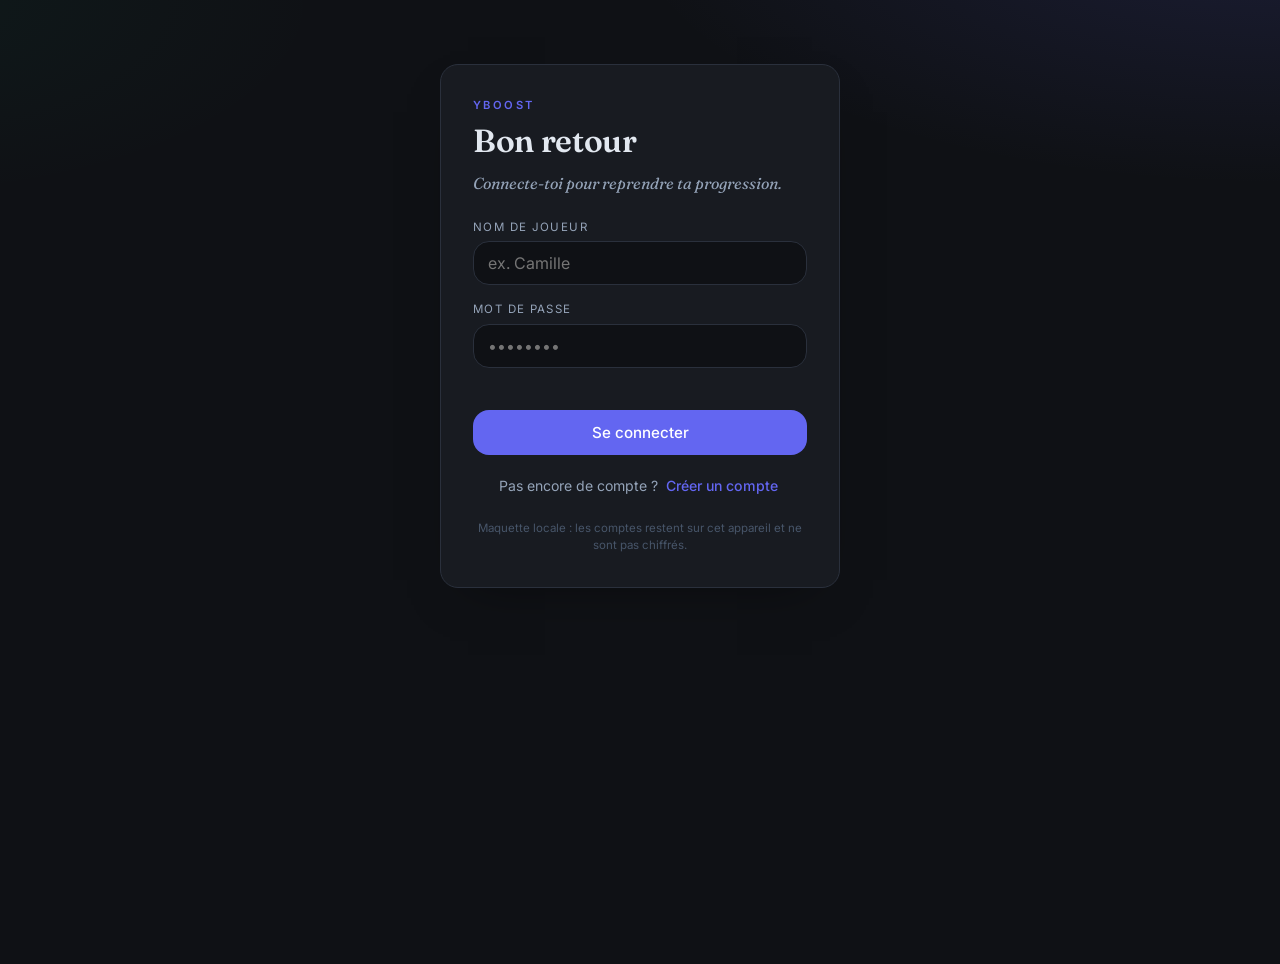
<file: Frontend/index.html>
<!DOCTYPE html>
<html lang="fr">
<head>
  <meta charset="UTF-8" />
  <meta name="viewport" content="width=device-width, initial-scale=1.0" />
  <title>Yboost</title>
  <link rel="preconnect" href="https://fonts.googleapis.com" />
  <link rel="preconnect" href="https://fonts.gstatic.com" crossorigin />
  <link href="https://fonts.googleapis.com/css2?family=Fraunces:opsz,wght@9..144,400;9..144,500;9..144,600&family=Inter:wght@400;500;600&display=swap" rel="stylesheet" />
  <link rel="stylesheet" href="style.css" />
</head>
<body>

  <main class="app auth-view" id="authView">
    <div class="auth-head">
      <p class="eyebrow">Yboost</p>
      <h1 id="authTitle">Bon retour</h1>
      <p class="auth-sub" id="authSub">Connecte-toi pour reprendre ta progression.</p>
    </div>
    <div class="field">
      <label for="authName">Nom de joueur</label>
      <input id="authName" type="text" autocomplete="username" placeholder="ex. Camille" />
    </div>
    <div class="field" id="mailField" hidden>
      <label for="authMail">E-mail</label>
      <input id="authMail" type="email" autocomplete="email" placeholder="camille@exemple.fr" />
    </div>
    <div class="field">
      <label for="authPass">Mot de passe</label>
      <input id="authPass" type="password" autocomplete="current-password" placeholder="••••••••" />
    </div>
    <p class="auth-error" id="authError"></p>
    <button class="btn-primary" id="authSubmit">Se connecter</button>
    <p class="auth-switch">
      <span id="switchText">Pas encore de compte ?</span>
      <button class="link-accent" id="switchMode">Créer un compte</button>
    </p>
    <p class="auth-note">Maquette locale : les comptes restent sur cet appareil et ne sont pas chiffrés.</p>
  </main>

  <div class="shell" id="appView" hidden>

    <header class="topbar">
      <div class="topbar-left">
        <span class="top-medal" id="topMedal"></span>
        <div>
          <p class="top-hello" id="hello">Joueur</p>
          <p class="top-grade-line">
            <span id="topLevel">Niv. 0</span> ·
            <span id="topGrade" class="top-grade">Bronze</span>
          </p>
        </div>
      </div>
      <div class="topbar-xp">
        <div class="xpbar-track"><div class="xpbar-fill" id="topXpBar"></div></div>
        <span class="xpbar-text" id="topXpText">0 / 100 XP</span>
      </div>
      <div class="top-coins" title="Tes coins pour la boutique">
        <span class="coin-dot">●</span>
        <span id="topCoins">0</span>
      </div>
      <button class="icon-btn" id="logoutBtn" aria-label="Se déconnecter" title="Se déconnecter">
        <svg viewBox="0 0 24 24" fill="none" stroke="currentColor" stroke-width="1.8" stroke-linecap="round" stroke-linejoin="round"><path d="M9 21H5a2 2 0 0 1-2-2V5a2 2 0 0 1 2-2h4M16 17l5-5-5-5M21 12H9"/></svg>
      </button>
    </header>

    <nav class="navbar">
      <button class="navtab is-active" data-page="planning">Planning</button>
      <button class="navtab" data-page="todo">En cours</button>
      <button class="navtab" data-page="done">Terminées</button>
      <button class="navtab" data-page="shop">Boutique</button>
      <button class="navtab" data-page="rewards">Récompenses</button>
      <button class="navtab" data-page="profile">Profil</button>
      <button class="navtab" data-page="leaderboard">Classement</button>
      <button class="navtab navtab-admin" data-page="admin" hidden>⚙ Admin</button>
    </nav>

    <section class="page" id="page-planning">
      <div class="week-bar">
        <div class="week-nav">
          <button class="week-btn" id="prevWeek" aria-label="Semaine précédente">‹</button>
          <button class="week-btn" id="todayWeek">Aujourd'hui</button>
          <button class="week-btn" id="nextWeek" aria-label="Semaine suivante">›</button>
        </div>
        <span class="week-label" id="weekLabel"></span>
        <button class="btn-primary small" id="addTaskBtn">+ Tâche</button>
      </div>
      <p class="hint">Clique sur une case horaire pour créer une tâche, ou sur un bloc pour le détail.</p>
      <div class="planning-scroll">
        <div class="planning-grid" id="planningGrid"></div>
      </div>
    </section>

    <section class="page" id="page-todo" hidden>
      <div class="page-head">
        <h2>Tâches en cours</h2>
        <span class="page-sub" id="todoSummary"></span>
      </div>
      <ul class="done-list" id="todoList"></ul>
      <p class="empty" id="todoEmpty">Aucune tâche en cours. Repose-toi bien !</p>
    </section>

    <section class="page" id="page-done" hidden>
      <div class="page-head">
        <h2>Tâches terminées</h2>
        <span class="page-sub" id="doneSummary"></span>
      </div>
      <ul class="done-list" id="doneList"></ul>
      <p class="empty" id="doneEmpty">Aucune tâche terminée pour l'instant. File en gagner !</p>
    </section>

    <section class="page" id="page-profile" hidden>
      <div class="profile-card">
        <div class="profile-top">
          <span class="profile-medal" id="pMedal"></span>
          <div class="profile-id">
            <h2 id="pName">—</h2>
            <p class="profile-grade" id="pGrade">Bronze</p>
            <p class="profile-mail" id="pMail">—</p>
          </div>
        </div>

        <div class="profile-progress">
          <div class="xpbar-track big"><div class="xpbar-fill" id="pBar"></div></div>
          <span class="xpbar-text" id="pBarText"></span>
        </div>

        <div class="stat-grid">
          <div class="stat"><span class="stat-num" id="pLevel">0</span><span class="stat-lbl">Niveau</span></div>
          <div class="stat"><span class="stat-num" id="pTotalXp">0 XP</span><span class="stat-lbl">XP totale</span></div>
          <div class="stat"><span class="stat-num" id="pStreak">0 j</span><span class="stat-lbl">Série</span></div>
          <div class="stat"><span class="stat-num" id="pDone">0</span><span class="stat-lbl">Terminées</span></div>
        </div>

        <div class="profile-edit">
          <label for="pMailInput">Modifier l'e-mail</label>
          <div class="mail-row">
            <input id="pMailInput" type="email" placeholder="ton@email.fr" />
            <button class="btn-primary small" id="pSaveMail">Enregistrer</button>
          </div>
          <span class="saved-note" id="pSavedNote">Enregistré ✓</span>
        </div>
      </div>

      <div class="grades-legend">
        <p class="legend-title">Grades</p>
        <div class="legend-items">
          <span class="legend-item"><b style="color:#a9713c">●</b> Bronze 0-9</span>
          <span class="legend-item"><b style="color:#9298a1">●</b> Argent 10-19</span>
          <span class="legend-item"><b style="color:#c9a22e">●</b> Or 20-29</span>
          <span class="legend-item"><b style="color:#4aa3a0">●</b> Platine 30-39</span>
          <span class="legend-item"><b style="color:#5b8def">●</b> Diamant 40-49</span>
          <span class="legend-item"><b style="color:#9b59b6">●</b> Maître 50+</span>
        </div>
      </div>
    </section>

    <section class="page" id="page-leaderboard" hidden>
      <div class="page-head">
        <h2>Classement</h2>
        <span class="page-sub">Les joueurs avec le plus d'XP</span>
      </div>
      <ol class="lb-list" id="lbList"></ol>
    </section>

    <section class="page" id="page-shop" hidden>
      <div class="page-head">
        <h2>Boutique</h2>
        <span class="page-sub">Échange tes coins contre des récompenses</span>
      </div>
      <div class="shop-banner">
        <span class="shop-balance"><span class="coin-dot">●</span> <b id="shopCoins">0</b> coins disponibles</span>
        <span class="shop-disclaimer">Récompenses fictives — démo, sans valeur réelle.</span>
      </div>
      <div class="shop-grid" id="shopGrid"></div>
      <div class="shop-toast" id="shopToast"></div>
    </section>

    <section class="page" id="page-rewards" hidden>
      <div class="page-head">
        <h2>Mes récompenses</h2>
        <span class="page-sub" id="rewardsSummary"></span>
      </div>
      <ul class="rewards-list" id="rewardsList"></ul>
      <p class="empty" id="rewardsEmpty">Tu n'as encore rien échangé. Direction la boutique !</p>
    </section>

    <section class="page" id="page-admin" hidden>
      <div class="page-head">
        <h2>⚙ Dashboard admin</h2>
        <span class="page-sub">Attribuer XP et coins</span>
      </div>

      <div class="admin-warning">
        Espace réservé. En mode relié au serveur, l'XP est gérée par le back :
        l'attribution d'XP fonctionne sur les comptes locaux. Voir DEMARRAGE.md.
      </div>

      <div class="admin-stats">
        <div class="stat"><span class="stat-num" id="adLevel">0</span><span class="stat-lbl">Niveau</span></div>
        <div class="stat"><span class="stat-num" id="adGrade">Bronze</span><span class="stat-lbl">Grade</span></div>
        <div class="stat"><span class="stat-num" id="adXp">0</span><span class="stat-lbl">XP</span></div>
        <div class="stat"><span class="stat-num" id="adCoins">0</span><span class="stat-lbl">Coins</span></div>
      </div>

      <div class="admin-card">
        <label class="admin-label" for="adTarget">Compte ciblé</label>
        <select id="adTarget" class="admin-select"></select>

        <div class="admin-section-title">Donner de l'XP</div>
        <div class="admin-btn-row" id="adminButtons">
          <button class="admin-btn" data-xp="100">+100 XP</button>
          <button class="admin-btn" data-xp="500">+500 XP</button>
          <button class="admin-btn" data-xp="1000">+1 000 XP</button>
          <button class="admin-btn" data-xp="10000">+10 000 XP</button>
          <button class="admin-btn coin" data-coins="100">+100 coins</button>
          <button class="admin-btn coin" data-coins="500">+500 coins</button>
          <button class="admin-btn coin" data-coins="5000">+5 000 coins</button>
          <button class="admin-btn coin" data-coins="50000">+50 000 coins</button>
        </div>

        <div class="admin-section-title">Montant personnalisé</div>
        <div class="admin-custom">
          <input id="adCustomXp" type="number" min="0" placeholder="XP" />
          <input id="adCustomCoins" type="number" min="0" placeholder="Coins" />
          <button class="btn-primary small" id="adCustomBtn">Attribuer</button>
        </div>

        <button class="admin-reset" id="adResetBtn">Réinitialiser ce compte (XP & coins à 0)</button>
      </div>
    </section>

  </div>

  <div class="modal" id="taskModal" hidden>
    <div class="modal-backdrop" id="modalBackdrop"></div>
    <div class="modal-box" role="dialog" aria-modal="true">
      <div class="modal-header">
        <h3 id="modalTitle">Nouvelle tâche</h3>
        <button class="icon-btn" id="mClose" aria-label="Fermer">✕</button>
      </div>
      <div class="modal-body">
        <label>Titre
          <input id="mTitle" type="text" placeholder="ex. Réviser le chapitre 3" />
        </label>
        <label>Description
          <textarea id="mDesc" rows="3" placeholder="Détails de la tâche…"></textarea>
        </label>
        <div class="modal-row">
          <label style="flex: 2;">Jour(s)
            <div id="mDaysContainer" style="display: flex; gap: 6px; flex-wrap: wrap; margin-top: 4px;"></div>
          </label>
          <label style="flex: 1;">Début
            <input id="mStart" type="time" value="08:00" />
          </label>
        </div>
        <div class="modal-row">
          <label>Durée (min)
            <input id="mDur" type="number" min="15" step="15" value="60" />
          </label>
          <label>Priorité
            <select id="mPriority">
              <option value="1">Normale</option>
              <option value="2">Importante</option>
              <option value="3">Urgente</option>
            </select>
          </label>
        </div>
        
        <div class="modal-row" style="margin-top: 0.5rem;">
          <label style="flex-direction: row; align-items: center; gap: 8px; cursor: pointer; text-transform: none; letter-spacing: normal;">
            <input id="mRecurring" type="checkbox" style="width: auto; margin: 0; padding: 0;" />
            Répéter chaque semaine
          </label>
        </div>

        <p class="xp-estimate" id="xpEstimate"></p>
        <input id="mXp" type="hidden" value="20" />
      </div>
      <div class="modal-footer">
        <button class="btn-ghost danger" id="mDelete" hidden>Supprimer</button>
        <button class="btn-ghost" id="mDone" hidden>Terminer (+XP)</button>
        <button class="btn-primary" id="mSave">Enregistrer</button>
      </div>
    </div>
  </div>

  <script src="api.js"></script>
  <script src="app-core.js"></script>
</body>
</html>
</file>
<file: Frontend/style.css>
:root {
  /* Thème Sombre, moderne et contrasté */
  --paper: #0f1115;        /* fond général très sombre */
  --paper-line: #1f232b;   /* lignes/séparateurs */
  --card: #181b21;         /* cartes et conteneurs */
  --ink: #e2e8f0;          /* texte principal, clair */
  --ink-soft: #94a3b8;     /* texte secondaire */
  --ink-faint: #475569;    /* texte discret */
  --rule: #2a303c;         /* bordures */
  --accent: #6366f1;       /* indigo vif et lisible */
  --accent-soft: rgba(99, 102, 241, 0.15); /* fond d'accent translucide */
  --ok: #10b981;           /* vert validation */
  --gold: #f59e0b;         /* or / monnaie */
  --radius: 16px;
  --serif: "Fraunces", Georgia, serif;
  --sans: "Inter", -apple-system, BlinkMacSystemFont, sans-serif;
}

* { box-sizing: border-box; margin: 0; padding: 0; }

[hidden] { display: none !important; }

body {
  font-family: var(--sans);
  background: var(--paper);
  background-image:
    radial-gradient(1200px 500px at 100% -10%, var(--accent-soft) 0%, transparent 55%),
    radial-gradient(900px 400px at -10% 0%, rgba(16, 185, 129, 0.05) 0%, transparent 50%);
  background-attachment: fixed;
  color: var(--ink);
  line-height: 1.5;
  -webkit-font-smoothing: antialiased;
  min-height: 100vh;
}

h1, h2, h3 { font-family: var(--serif); font-weight: 600; letter-spacing: -0.01em; }

/* Écran de connexion */
.app {
  width: 100%;
  max-width: 540px;
  margin: 0 auto;
}
.auth-view {
  max-width: 400px;
  margin: 4rem auto;
  background: var(--card);
  border: 1px solid var(--rule);
  border-radius: 18px;
  padding: 2rem;
  box-shadow: 0 20px 50px -28px rgba(0, 0, 0, 0.5);
}
.eyebrow {
  font-size: 0.7rem; font-weight: 600; letter-spacing: 0.22em;
  text-transform: uppercase; color: var(--accent); margin-bottom: 0.2rem;
}
.auth-head { margin-bottom: 1.5rem; }
.auth-head h1 { font-size: 2rem; }
.auth-sub { font-family: var(--serif); font-style: italic; color: var(--ink-soft); margin-top: 0.35rem; }
.field { margin-bottom: 1rem; }
.field label {
  display: block; font-size: 0.72rem; letter-spacing: 0.12em;
  text-transform: uppercase; color: var(--ink-soft); margin-bottom: 0.35rem;
}
.field input {
  width: 100%; font-family: var(--sans); font-size: 1rem; padding: 11px 14px;
  background: var(--paper); border: 1px solid var(--rule);
  border-radius: var(--radius); color: var(--ink); outline: none;
  transition: border-color 0.2s, box-shadow 0.2s;
}
.field input:focus { border-color: var(--accent); box-shadow: 0 0 0 3px var(--accent-soft); }
.auth-error { color: #ff6b6b; font-size: 0.85rem; min-height: 1.1rem; margin: 0.25rem 0 0.5rem; }
.auth-switch { text-align: center; font-size: 0.88rem; color: var(--ink-soft); margin-top: 1.25rem; }
.link-accent {
  font: inherit; background: none; border: none; color: var(--accent);
  cursor: pointer; font-weight: 500; padding: 0 0.25rem;
}
.link-accent:hover { text-decoration: underline; text-underline-offset: 3px; }
.auth-note { text-align: center; font-size: 0.72rem; color: var(--ink-faint); margin-top: 1.5rem; line-height: 1.5; }

/* Boutons */
.btn-primary {
  font-family: var(--sans); font-size: 0.95rem; font-weight: 500;
  padding: 13px; width: 100%; background: var(--accent); color: #fff;
  border: none; border-radius: var(--radius); cursor: pointer;
  transition: filter 0.2s, transform 0.1s;
}
.btn-primary:hover { filter: brightness(1.1); }
.btn-primary:active { transform: scale(0.985); }
.btn-primary.small { width: auto; padding: 8px 16px; font-size: 0.85rem; }
.btn-ghost {
  font-family: var(--sans); font-size: 0.85rem; font-weight: 500;
  padding: 9px 16px; background: transparent; color: var(--ink);
  border: 1px solid var(--rule); border-radius: var(--radius); cursor: pointer;
  transition: border-color 0.15s, color 0.15s;
}
.btn-ghost:hover { border-color: var(--accent); color: var(--accent); }
.btn-ghost.danger:hover { border-color: #ff6b6b; color: #ff6b6b; }
.icon-btn {
  display: flex; align-items: center; justify-content: center;
  width: 38px; height: 38px; background: transparent; border: 1px solid var(--rule);
  border-radius: 50%; color: var(--ink-soft); cursor: pointer; flex-shrink: 0;
  font-size: 0.9rem; transition: color 0.15s, border-color 0.15s;
}
.icon-btn:hover { color: var(--accent); border-color: var(--accent); }

/* Cadre général + barre du haut */
.shell { max-width: 920px; margin: 0 auto; padding: 1.25rem 1rem 3rem; }

.topbar {
  display: flex; align-items: center; gap: 16px;
  background: var(--card); border: 1px solid var(--rule);
  border-radius: 16px; padding: 12px 16px; margin-bottom: 14px;
  box-shadow: 0 6px 20px -14px rgba(0, 0, 0, 0.4);
}
.topbar-left { display: flex; align-items: center; gap: 12px; flex-shrink: 0; }
.top-medal { display: flex; }
.top-hello { font-family: var(--serif); font-size: 1.1rem; font-weight: 600; }
.top-grade-line { font-size: 0.78rem; color: var(--ink-soft); }
.top-grade { font-weight: 600; }
.topbar-xp { flex: 1; min-width: 120px; }
.xpbar-track { height: 9px; background: var(--paper-line); border-radius: 20px; overflow: hidden; }
.xpbar-track.big { height: 13px; }
.xpbar-fill { height: 100%; width: 0; background: var(--accent); border-radius: 20px; transition: width 0.5s cubic-bezier(0.4,0,0.2,1); }
.xpbar-text { font-size: 0.72rem; color: var(--ink-soft); margin-top: 4px; display: block; font-variant-numeric: tabular-nums; }

/* XP volante */
.xp-fly {
  position: fixed; transform: translateX(-50%); pointer-events: none;
  font-weight: 600; color: var(--accent); z-index: 100; font-size: 1.1rem;
  animation: xpfly 1s ease-out forwards;
}
@keyframes xpfly {
  0% { opacity: 0; transform: translate(-50%, 0) scale(0.8); }
  20% { opacity: 1; }
  100% { opacity: 0; transform: translate(-50%, -40px) scale(1.1); }
}

/* Onglets */
.navbar {
  display: flex; gap: 4px; margin-bottom: 18px;
  border-bottom: 1px solid var(--rule);
}
.navtab {
  font-family: var(--sans); font-size: 0.92rem; padding: 9px 16px;
  background: none; border: none; border-bottom: 2px solid transparent;
  margin-bottom: -1px; color: var(--ink-faint); cursor: pointer;
  transition: color 0.15s, border-color 0.15s;
}
.navtab:hover { color: var(--ink-soft); }
.navtab.is-active { color: var(--accent); border-bottom-color: var(--accent); font-weight: 600; }

.page { animation: fade 0.25s ease; }
@keyframes fade { from { opacity: 0; transform: translateY(4px); } to { opacity: 1; transform: none; } }

.page-head { display: flex; align-items: baseline; justify-content: space-between; margin-bottom: 1rem; flex-wrap: wrap; gap: 6px; }
.page-head h2 { font-size: 1.5rem; }
.page-sub { font-size: 0.85rem; color: var(--ink-soft); font-style: italic; }
.hint { font-size: 0.8rem; color: var(--ink-faint); margin-bottom: 12px; }

/* Planning */
.week-bar { display: flex; align-items: center; gap: 12px; margin-bottom: 6px; flex-wrap: wrap; }
.week-nav { display: flex; gap: 4px; }
.week-btn {
  font-family: var(--sans); font-size: 0.85rem; padding: 6px 12px;
  background: var(--card); border: 1px solid var(--rule); border-radius: 10px;
  color: var(--ink-soft); cursor: pointer; transition: all 0.15s;
}
.week-btn:hover { border-color: var(--accent); color: var(--accent); }
.week-label { font-family: var(--serif); font-size: 1rem; color: var(--ink); flex: 1; }

.planning-scroll { overflow-x: auto; border: 1px solid var(--rule); border-radius: var(--radius); background: var(--card); }
.planning-grid { display: flex; min-width: 680px; }
.time-col { flex-shrink: 0; width: 46px; border-right: 1px solid var(--rule); }
.hour-label {
  font-size: 0.68rem; color: var(--ink-faint); text-align: right;
  padding-right: 6px; padding-top: 2px; box-sizing: border-box;
  border-top: 1px solid transparent;
}
.day-col { flex: 1; min-width: 88px; border-right: 1px solid var(--rule); }
.day-col:last-child { border-right: none; }
.day-head {
  height: 46px; display: flex; flex-direction: column; align-items: center;
  justify-content: center; border-bottom: 1px solid var(--rule);
  position: sticky; top: 0; background: var(--card); z-index: 2;
}
.day-head.is-today { background: var(--paper-line); }
.day-name { font-size: 0.72rem; text-transform: uppercase; letter-spacing: 0.08em; color: var(--ink-soft); }
.day-date { font-family: var(--serif); font-size: 1.05rem; font-weight: 600; }
.day-body { position: relative; cursor: copy; }
.hour-line { position: absolute; left: 0; right: 0; border-top: 1px solid var(--paper-line); }

.event {
  position: absolute; left: 3px; right: 3px;
  background: var(--accent); color: #fff;
  border-radius: 8px; padding: 4px 7px; overflow: hidden;
  cursor: pointer; box-shadow: 0 2px 6px rgba(0, 0, 0, 0.5);
  transition: transform 0.1s, filter 0.15s; z-index: 1;
}
.event:hover { filter: brightness(1.15); transform: translateY(-1px); }
.event.done { background: var(--ok); opacity: 0.45; }
.event.done .event-title { text-decoration: line-through; }
.event-title { font-size: 0.78rem; font-weight: 600; line-height: 1.2; white-space: nowrap; text-overflow: ellipsis; overflow: hidden; }
.event-meta { font-size: 0.66rem; opacity: 0.9; margin-top: 1px; }

/* Terminées */
.done-list { list-style: none; display: flex; flex-direction: column; gap: 8px; }
.done-item {
  display: flex; align-items: center; gap: 12px; padding: 13px 16px;
  background: var(--card); border: 1px solid var(--rule); border-radius: var(--radius);
}
.done-check {
  width: 24px; height: 24px; flex-shrink: 0; border-radius: 50%;
  background: rgba(16, 185, 129, 0.2); color: var(--ok); border: 1px solid var(--ok);
  display: flex; align-items: center; justify-content: center; font-size: 0.8rem;
}
.done-body { flex: 1; }
.done-title { font-family: var(--serif); font-size: 1.02rem; }
.done-meta { font-size: 0.76rem; color: var(--ink-soft); margin-top: 1px; }
.done-xp { font-weight: 600; color: var(--accent); font-size: 0.85rem; }

/* Profil */
.profile-card {
  background: var(--card); border: 1px solid var(--rule);
  border-radius: 18px; padding: 1.5rem; margin-bottom: 1.25rem;
}
.profile-top { display: flex; align-items: center; gap: 18px; margin-bottom: 1.25rem; }
.profile-medal { flex-shrink: 0; display: flex; }
.profile-id h2 { font-size: 1.6rem; }
.profile-grade { font-weight: 600; font-size: 0.95rem; margin-top: 2px; }
.profile-mail { font-size: 0.85rem; color: var(--ink-soft); margin-top: 2px; }
.profile-progress { margin-bottom: 1.25rem; }
.stat-grid { display: grid; grid-template-columns: repeat(4, 1fr); gap: 10px; margin-bottom: 1.25rem; }
.stat {
  display: flex; flex-direction: column; align-items: center; gap: 2px;
  padding: 14px 6px; background: var(--paper); border-radius: 12px;
}
.stat-num { font-family: var(--serif); font-size: 1.25rem; font-weight: 600; }
.stat-lbl { font-size: 0.72rem; color: var(--ink-soft); }
.profile-edit label { display: block; font-size: 0.72rem; letter-spacing: 0.1em; text-transform: uppercase; color: var(--ink-soft); margin-bottom: 0.4rem; }
.mail-row { display: flex; gap: 8px; }
.mail-row input {
  flex: 1; font-family: var(--sans); font-size: 0.95rem; padding: 10px 14px;
  background: var(--paper); border: 1px solid var(--rule); border-radius: var(--radius);
  color: var(--ink); outline: none;
}
.mail-row input:focus { border-color: var(--accent); }
.saved-note { display: inline-block; font-size: 0.78rem; color: var(--ok); margin-top: 0.5rem; opacity: 0; transition: opacity 0.3s; }

.grades-legend { background: var(--card); border: 1px solid var(--rule); border-radius: var(--radius); padding: 1rem 1.25rem; }
.legend-title { font-size: 0.72rem; letter-spacing: 0.1em; text-transform: uppercase; color: var(--ink-soft); margin-bottom: 0.6rem; }
.legend-items { display: flex; flex-wrap: wrap; gap: 10px 18px; }
.legend-item { font-size: 0.85rem; color: var(--ink-soft); }

/* Classement */
.lb-list { list-style: none; display: flex; flex-direction: column; gap: 8px; }
.lb-row {
  display: flex; align-items: center; gap: 14px; padding: 12px 16px;
  background: var(--card); border: 1px solid var(--rule); border-radius: var(--radius);
}
.lb-row.is-me { border-color: var(--accent); background: var(--accent-soft); }
.lb-rank {
  width: 28px; text-align: center; font-family: var(--serif); font-size: 1.1rem;
  font-weight: 600; color: var(--ink-faint); flex-shrink: 0;
}
.lb-rank.gold { color: #c9a22e; }
.lb-rank.silver { color: #9298a1; }
.lb-rank.bronze { color: #a9713c; }
.lb-medal { display: flex; flex-shrink: 0; }
.lb-info { flex: 1; }
.lb-name { font-family: var(--serif); font-size: 1.02rem; font-weight: 600; display: block; }
.lb-name em { font-style: italic; color: var(--accent); font-weight: 400; font-size: 0.85rem; }
.lb-grade { font-size: 0.76rem; color: var(--ink-soft); }
.lb-xp { font-weight: 600; color: var(--ink); font-variant-numeric: tabular-nums; }

.empty { text-align: center; font-family: var(--serif); font-style: italic; color: var(--ink-faint); font-size: 1.05rem; padding: 3rem 0; }

/* Modale Tâche */
.modal { position: fixed; inset: 0; z-index: 200; display: flex; align-items: center; justify-content: center; padding: 1rem; }
.modal-backdrop { position: absolute; inset: 0; background: rgba(0, 0, 0, 0.6); backdrop-filter: blur(4px); }
.modal-box {
  position: relative; width: 100%; max-width: 460px; background: var(--card);
  border: 1px solid var(--rule); border-radius: 18px; overflow: hidden;
  box-shadow: 0 30px 70px -24px rgba(0, 0, 0, 0.7); animation: modalpop 0.2s ease;
}
@keyframes modalpop { from { opacity: 0; transform: scale(0.96) translateY(8px); } to { opacity: 1; transform: none; } }
.modal-header { display: flex; align-items: center; justify-content: space-between; padding: 1.1rem 1.25rem; border-bottom: 1px solid var(--rule); }
.modal-header h3 { font-size: 1.2rem; }
.modal-body { padding: 1.25rem; display: flex; flex-direction: column; gap: 0.9rem; }
.modal-body label { display: flex; flex-direction: column; gap: 0.35rem; font-size: 0.72rem; letter-spacing: 0.08em; text-transform: uppercase; color: var(--ink-soft); }
.modal-body input, .modal-body textarea, .modal-body select {
  font-family: var(--sans); font-size: 0.95rem; padding: 10px 12px;
  background: var(--paper); border: 1px solid var(--rule); border-radius: 10px;
  color: var(--ink); outline: none; text-transform: none; letter-spacing: normal;
}
/* Adaptation couleurs sombres pour select et calendrier */
.modal-body input[type="time"], .modal-body input[type="date"], .modal-body select { color-scheme: dark; }

.modal-body input:focus, .modal-body textarea:focus, .modal-body select:focus { border-color: var(--accent); }
.modal-body textarea { resize: vertical; font-family: var(--sans); }
.modal-row { display: flex; gap: 0.9rem; }
.modal-row label { flex: 1; }
.modal-footer { display: flex; gap: 8px; justify-content: flex-end; padding: 1rem 1.25rem; border-top: 1px solid var(--rule); flex-wrap: wrap; }
.modal-footer .btn-primary { width: auto; }

/* Ombres douces pour mode sombre */
.planning-scroll,
.done-item,
.profile-card,
.grades-legend,
.lb-row {
  box-shadow: 0 4px 16px -12px rgba(0, 0, 0, 0.6);
}
.profile-card { box-shadow: 0 10px 30px -18px rgba(0, 0, 0, 0.7); }

.xp-estimate { font-size: 0.82rem; color: var(--accent); font-weight: 500; margin-top: 2px; }

/* Coins et Boutique */
.top-coins {
  display: flex; align-items: center; gap: 6px; flex-shrink: 0;
  background: rgba(245, 158, 11, 0.1); border: 1px solid rgba(245, 158, 11, 0.3); border-radius: 20px;
  padding: 7px 14px; font-weight: 600; color: var(--gold);
  font-variant-numeric: tabular-nums;
}
.coin-dot { color: var(--gold); font-size: 0.9rem; }

.shop-banner {
  display: flex; align-items: center; justify-content: space-between;
  gap: 12px; flex-wrap: wrap; margin-bottom: 1.25rem;
  background: var(--card); border: 1px solid var(--rule);
  border-radius: var(--radius); padding: 12px 18px;
  box-shadow: 0 4px 16px -12px rgba(0, 0, 0, 0.5);
}
.shop-balance { font-size: 1.05rem; color: var(--ink); }
.shop-balance b { color: var(--gold); }
.shop-disclaimer { font-size: 0.78rem; color: var(--ink-faint); font-style: italic; }

.shop-grid { display: grid; grid-template-columns: repeat(auto-fill, minmax(190px, 1fr)); gap: 14px; }
.shop-card {
  background: var(--card); border: 1px solid var(--rule);
  border-radius: var(--radius); padding: 18px 16px 16px; text-align: center;
  display: flex; flex-direction: column; align-items: center; gap: 6px;
  box-shadow: 0 4px 16px -12px rgba(0, 0, 0, 0.5);
  transition: transform 0.12s, box-shadow 0.2s;
}
.shop-card:hover { transform: translateY(-3px); box-shadow: 0 12px 28px -16px rgba(0, 0, 0, 0.8); }
.shop-emoji { font-size: 2.4rem; line-height: 1; }
.shop-tag {
  font-size: 0.64rem; letter-spacing: 0.08em; text-transform: uppercase;
  color: var(--accent); background: var(--accent-soft);
  padding: 2px 9px; border-radius: 12px; font-weight: 600;
}
.shop-name { font-family: var(--serif); font-size: 1rem; font-weight: 600; min-height: 2.6em; display: flex; align-items: center; }
.shop-cost { font-weight: 600; color: var(--gold); font-variant-numeric: tabular-nums; }
.shop-buy {
  margin-top: 6px; width: 100%; font-family: var(--sans); font-size: 0.85rem; font-weight: 500;
  padding: 9px; border: none; border-radius: 10px; cursor: pointer;
  background: var(--accent); color: #fff; transition: filter 0.15s, transform 0.1s;
}
.shop-buy:hover:not(:disabled) { filter: brightness(1.1); }
.shop-buy:active:not(:disabled) { transform: scale(0.97); }
.shop-buy:disabled { background: var(--paper-line); color: var(--ink-faint); cursor: not-allowed; }
.shop-owned { font-size: 0.74rem; color: var(--ok); font-weight: 600; }

.shop-toast {
  position: fixed; left: 50%; bottom: 28px;
  transform: translateX(-50%) translateY(20px);
  background: var(--card); color: var(--ink); border: 1px solid var(--rule); padding: 12px 20px; border-radius: 12px;
  font-size: 0.9rem; opacity: 0; pointer-events: none; transition: opacity 0.25s, transform 0.25s;
  box-shadow: 0 12px 30px -10px rgba(0, 0, 0, 0.8); z-index: 150; max-width: 90vw;
}
.shop-toast.show { opacity: 1; transform: translateX(-50%) translateY(0); }
.shop-toast .toast-note { opacity: 0.6; font-style: italic; font-size: 0.8rem; }

/* Dashboard admin */
.navtab-admin { color: #c084fc; }
.navtab-admin.is-active { color: #c084fc; border-bottom-color: #c084fc; }

.admin-warning {
  background: rgba(245, 158, 11, 0.1); border: 1px solid rgba(245, 158, 11, 0.3); color: var(--gold);
  border-radius: var(--radius); padding: 12px 16px; font-size: 0.85rem;
  margin-bottom: 1.25rem;
}
.admin-stats { display: grid; grid-template-columns: repeat(4, 1fr); gap: 10px; margin-bottom: 1.25rem; }
.admin-card {
  background: var(--card); border: 1px solid var(--rule); border-radius: 18px;
  padding: 1.5rem; box-shadow: 0 10px 30px -18px rgba(0, 0, 0, 0.7);
}
.admin-label { display: block; font-size: 0.72rem; letter-spacing: 0.1em; text-transform: uppercase; color: var(--ink-soft); margin-bottom: 0.4rem; }
.admin-select {
  width: 100%; font-family: var(--sans); font-size: 0.95rem; padding: 10px 12px;
  background: var(--paper); border: 1px solid var(--rule); border-radius: 10px;
  color: var(--ink); outline: none; margin-bottom: 1.25rem;
}
.admin-select:focus { border-color: #c084fc; }
.admin-section-title { font-size: 0.8rem; font-weight: 600; color: var(--ink-soft); margin-bottom: 0.6rem; }
.admin-btn-row { display: flex; flex-wrap: wrap; gap: 8px; margin-bottom: 1.5rem; }
.admin-btn {
  font-family: var(--sans); font-size: 0.85rem; font-weight: 500; padding: 9px 14px;
  border: 1px solid rgba(192, 132, 252, 0.4); background: rgba(192, 132, 252, 0.1); color: #c084fc;
  border-radius: 10px; cursor: pointer; transition: all 0.12s;
}
.admin-btn:hover { background: #c084fc; color: #fff; border-color: #c084fc; }
.admin-btn:active { transform: scale(0.96); }
.admin-btn.coin { border-color: rgba(245, 158, 11, 0.4); background: rgba(245, 158, 11, 0.1); color: var(--gold); }
.admin-btn.coin:hover { background: var(--gold); color: #fff; border-color: var(--gold); }
.admin-custom { display: flex; gap: 8px; margin-bottom: 1.5rem; flex-wrap: wrap; }
.admin-custom input {
  flex: 1; min-width: 90px; font-family: var(--sans); font-size: 0.95rem; padding: 10px 12px;
  background: var(--paper); border: 1px solid var(--rule); border-radius: 10px; color: var(--ink); outline: none;
}
.admin-custom input:focus { border-color: #c084fc; }
.admin-reset {
  width: 100%; font-family: var(--sans); font-size: 0.85rem; padding: 11px;
  background: transparent; border: 1px solid var(--rule); border-radius: 10px;
  color: var(--ink-soft); cursor: pointer; transition: all 0.15s;
}
.admin-reset:hover { border-color: #ff6b6b; color: #ff6b6b; }

@media (max-width: 560px) {
  .stat-grid, .admin-stats { grid-template-columns: repeat(2, 1fr); }
  .topbar { flex-wrap: wrap; }
  .topbar-xp { order: 3; flex-basis: 100%; }
}
@media (prefers-reduced-motion: reduce) { * { animation: none !important; transition: none !important; } }

/* Récompenses */
.rewards-list { list-style: none; display: flex; flex-direction: column; gap: 8px; }
.reward-row {
  display: flex; align-items: center; gap: 14px; padding: 13px 16px;
  background: var(--card); border: 1px solid var(--rule); border-radius: var(--radius);
  box-shadow: 0 4px 16px -12px rgba(0, 0, 0, 0.5);
}
.reward-emoji { font-size: 1.8rem; line-height: 1; flex-shrink: 0; }
.reward-body { flex: 1; }
.reward-name { font-family: var(--serif); font-size: 1.02rem; font-weight: 600; }
.reward-meta { font-size: 0.78rem; color: var(--ink-soft); margin-top: 1px; }
.reward-price { font-weight: 600; color: var(--gold); font-variant-numeric: tabular-nums; flex-shrink: 0; }
</file>
